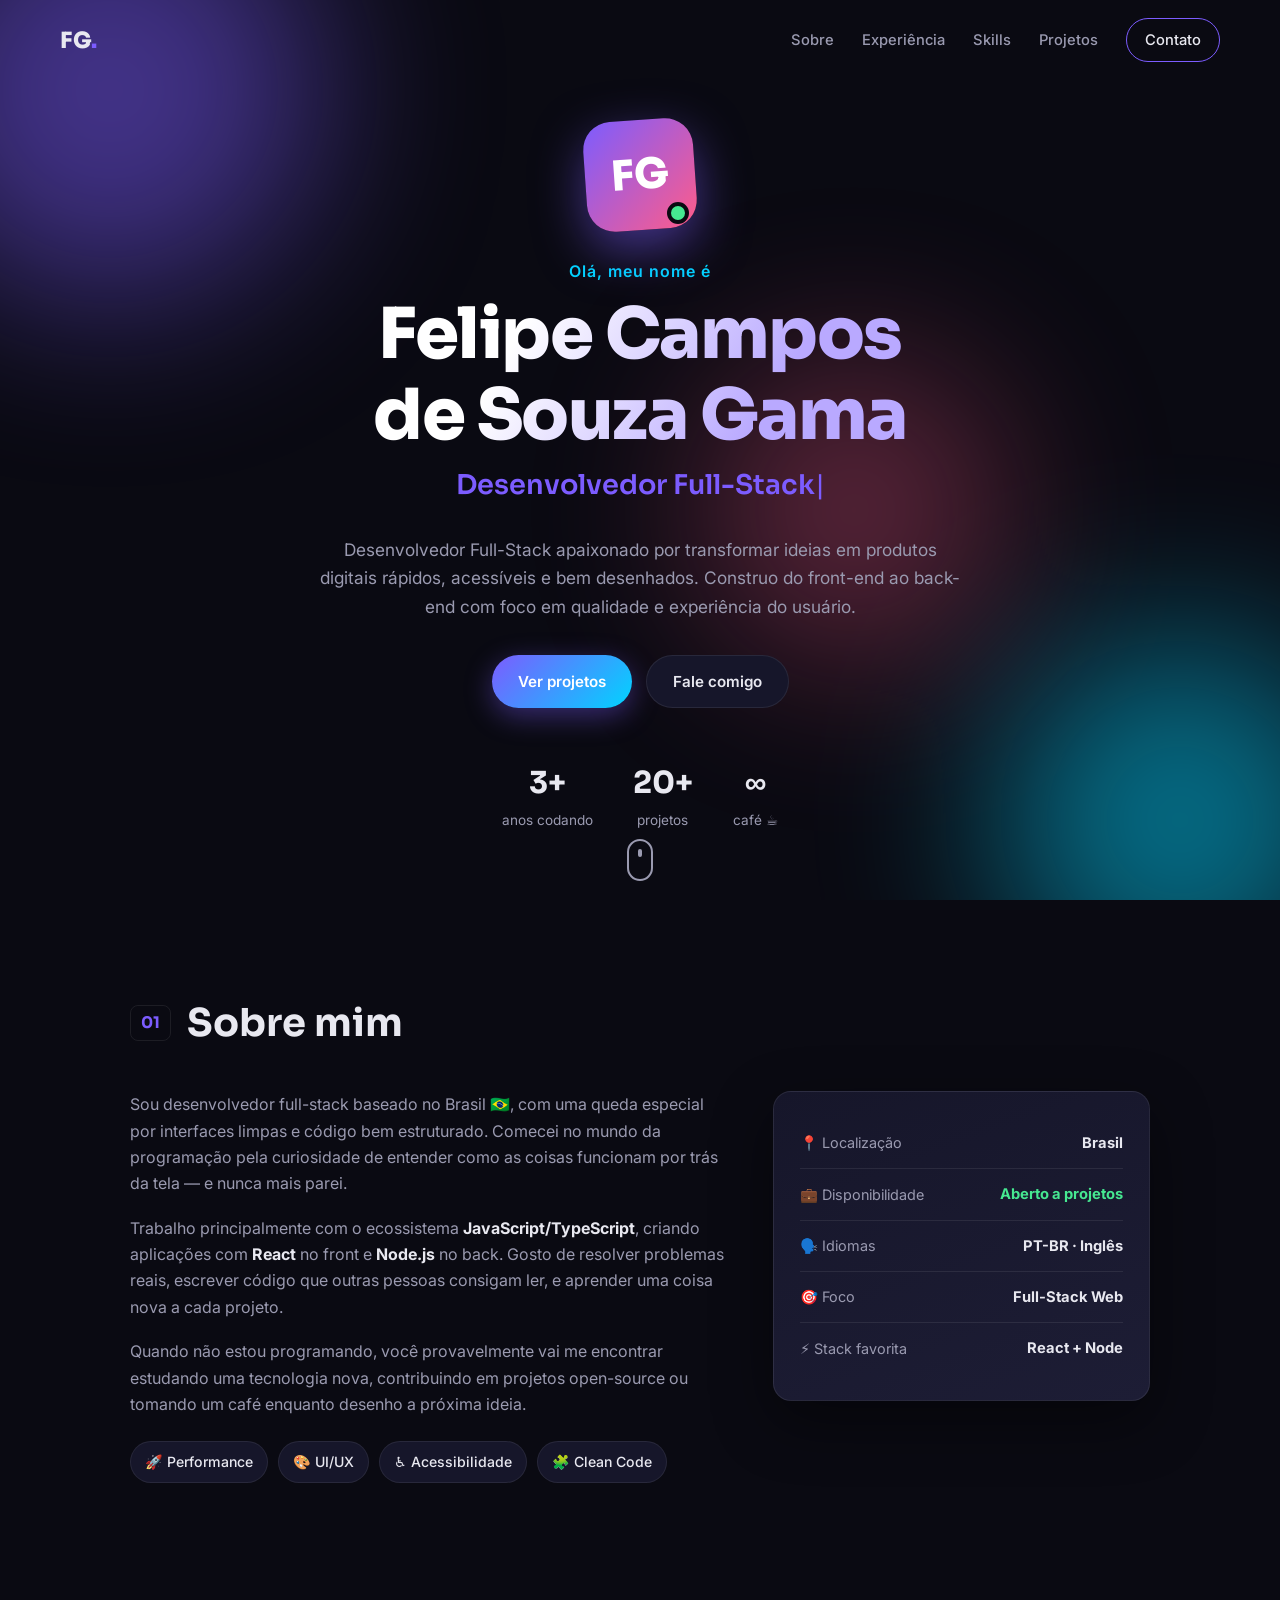
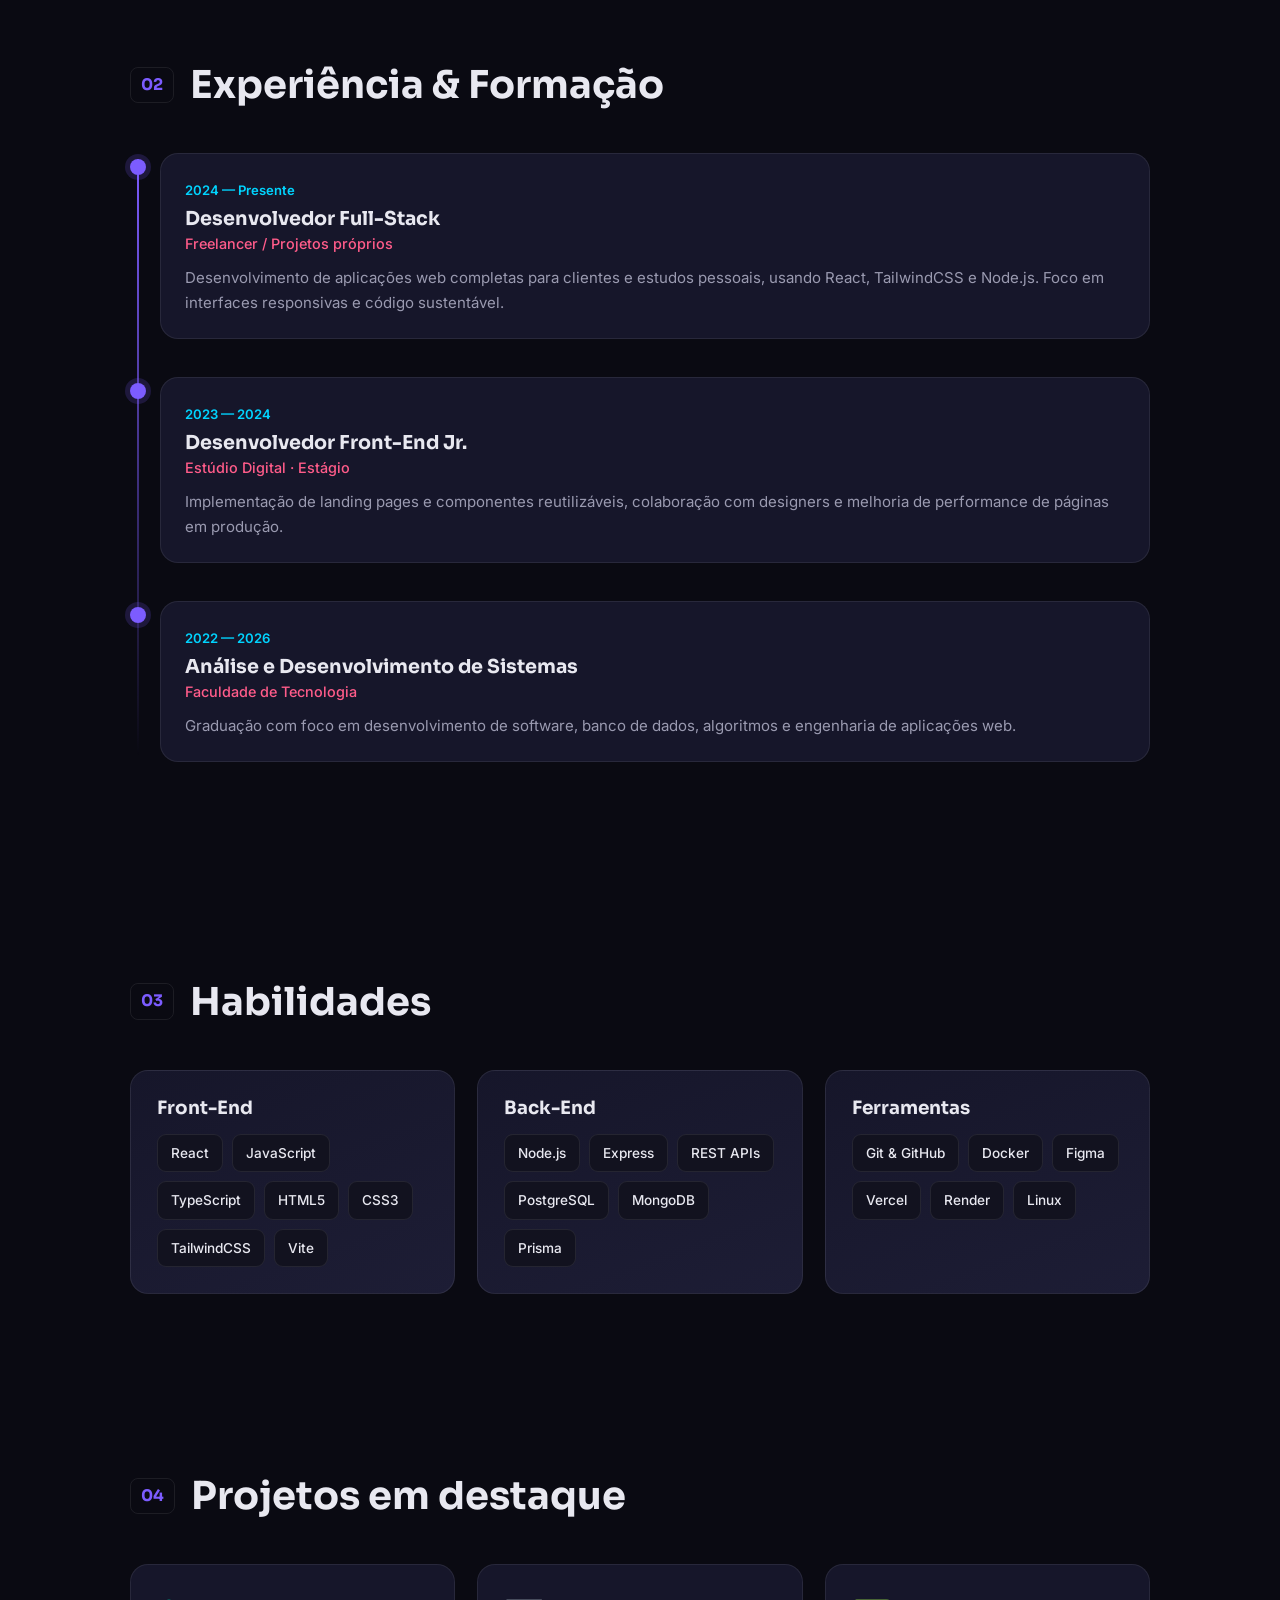
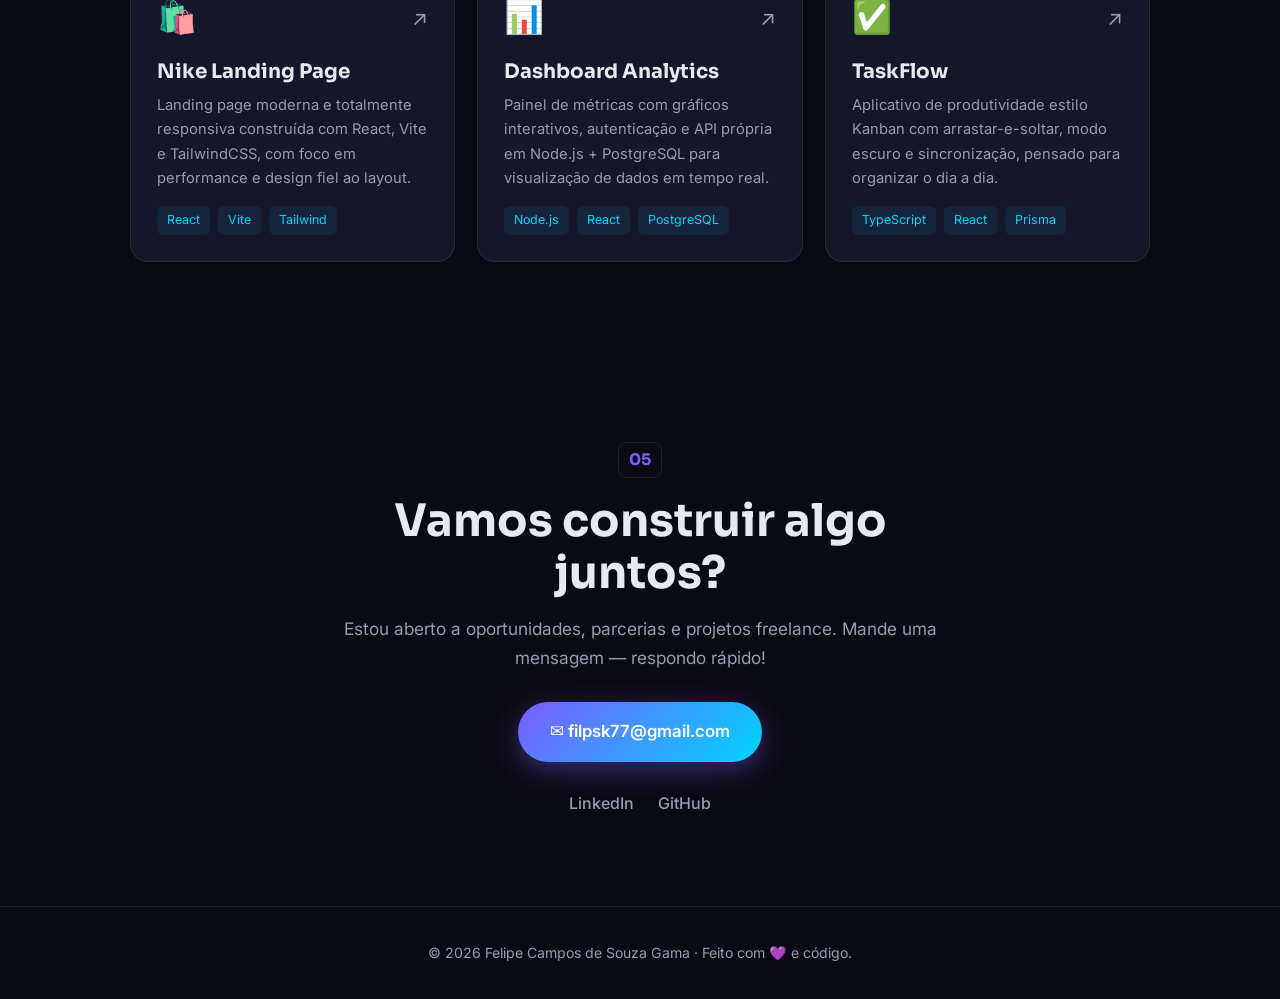
<file: index.html>
<!DOCTYPE html>
<html lang="pt-BR">
<head>
  <meta charset="UTF-8" />
  <meta name="viewport" content="width=device-width, initial-scale=1.0" />
  <meta name="description" content="Felipe Campos de Souza Gama — Desenvolvedor Full-Stack. Portfólio e apresentação profissional." />
  <meta name="author" content="Felipe Campos de Souza Gama" />
  <meta property="og:title" content="Felipe Campos de Souza Gama — Desenvolvedor Full-Stack" />
  <meta property="og:description" content="Portfólio profissional, projetos e formas de contato." />
  <meta property="og:type" content="website" />
  <title>Felipe Campos de Souza Gama — Desenvolvedor Full-Stack</title>
  <link rel="preconnect" href="https://fonts.googleapis.com" />
  <link rel="preconnect" href="https://fonts.gstatic.com" crossorigin />
  <link href="https://fonts.googleapis.com/css2?family=Inter:wght@400;500;600;700;800&family=Sora:wght@600;700;800&display=swap" rel="stylesheet" />
  <link rel="stylesheet" href="style.css" />
  <link rel="icon" href="data:image/svg+xml,<svg xmlns='http://www.w3.org/2000/svg' viewBox='0 0 100 100'><text y='.9em' font-size='90'>👨‍💻</text></svg>" />
</head>
<body>
  <!-- Fundo animado -->
  <div class="bg-orbs" aria-hidden="true">
    <span class="orb orb-1"></span>
    <span class="orb orb-2"></span>
    <span class="orb orb-3"></span>
  </div>

  <!-- Navegação -->
  <header class="nav" id="nav">
    <a href="#inicio" class="nav__brand">FG<span>.</span></a>
    <nav class="nav__links">
      <a href="#sobre">Sobre</a>
      <a href="#experiencia">Experiência</a>
      <a href="#skills">Skills</a>
      <a href="#projetos">Projetos</a>
      <a href="#contato" class="nav__cta">Contato</a>
    </nav>
    <button class="nav__burger" id="burger" aria-label="Abrir menu">
      <span></span><span></span><span></span>
    </button>
  </header>

  <main>
    <!-- HERO -->
    <section class="hero" id="inicio">
      <div class="hero__inner">
        <div class="hero__monogram reveal">
          <div class="monogram">FG</div>
          <span class="status-dot"></span>
        </div>
        <p class="hero__eyebrow reveal">Olá, meu nome é</p>
        <h1 class="hero__name reveal">Felipe Campos<br />de Souza Gama</h1>
        <h2 class="hero__role reveal">
          <span class="typed" id="typed"></span><span class="caret">|</span>
        </h2>
        <p class="hero__lead reveal">
          Desenvolvedor Full-Stack apaixonado por transformar ideias em produtos
          digitais rápidos, acessíveis e bem desenhados. Construo do front-end ao
          back-end com foco em qualidade e experiência do usuário.
        </p>
        <div class="hero__actions reveal">
          <a href="#projetos" class="btn btn--primary">Ver projetos</a>
          <a href="#contato" class="btn btn--ghost">Fale comigo</a>
        </div>
        <div class="hero__stats reveal">
          <div><strong>3+</strong><span>anos codando</span></div>
          <div><strong>20+</strong><span>projetos</span></div>
          <div><strong>∞</strong><span>café ☕</span></div>
        </div>
      </div>
      <a href="#sobre" class="scroll-hint" aria-label="Rolar para baixo">
        <span></span>
      </a>
    </section>

    <!-- SOBRE -->
    <section class="section" id="sobre">
      <div class="section__head reveal">
        <span class="section__num">01</span>
        <h2 class="section__title">Sobre mim</h2>
      </div>
      <div class="about">
        <div class="about__text reveal">
          <p>
            Sou desenvolvedor full-stack baseado no Brasil 🇧🇷, com uma queda
            especial por interfaces limpas e código bem estruturado. Comecei
            no mundo da programação pela curiosidade de entender como as coisas
            funcionam por trás da tela — e nunca mais parei.
          </p>
          <p>
            Trabalho principalmente com o ecossistema <strong>JavaScript/TypeScript</strong>,
            criando aplicações com <strong>React</strong> no front e <strong>Node.js</strong>
            no back. Gosto de resolver problemas reais, escrever código que outras
            pessoas consigam ler, e aprender uma coisa nova a cada projeto.
          </p>
          <p>
            Quando não estou programando, você provavelmente vai me encontrar
            estudando uma tecnologia nova, contribuindo em projetos open-source
            ou tomando um café enquanto desenho a próxima ideia.
          </p>
          <ul class="about__tags">
            <li>🚀 Performance</li>
            <li>🎨 UI/UX</li>
            <li>♿ Acessibilidade</li>
            <li>🧩 Clean Code</li>
          </ul>
        </div>
        <aside class="about__card reveal">
          <div class="card-row"><span>📍 Localização</span><strong>Brasil</strong></div>
          <div class="card-row"><span>💼 Disponibilidade</span><strong class="ok">Aberto a projetos</strong></div>
          <div class="card-row"><span>🗣️ Idiomas</span><strong>PT-BR · Inglês</strong></div>
          <div class="card-row"><span>🎯 Foco</span><strong>Full-Stack Web</strong></div>
          <div class="card-row"><span>⚡ Stack favorita</span><strong>React + Node</strong></div>
        </aside>
      </div>
    </section>

    <!-- EXPERIÊNCIA -->
    <section class="section" id="experiencia">
      <div class="section__head reveal">
        <span class="section__num">02</span>
        <h2 class="section__title">Experiência & Formação</h2>
      </div>
      <div class="timeline">
        <div class="tl-item reveal">
          <div class="tl-dot"></div>
          <div class="tl-content">
            <span class="tl-date">2024 — Presente</span>
            <h3>Desenvolvedor Full-Stack</h3>
            <p class="tl-org">Freelancer / Projetos próprios</p>
            <p>
              Desenvolvimento de aplicações web completas para clientes e
              estudos pessoais, usando React, TailwindCSS e Node.js. Foco em
              interfaces responsivas e código sustentável.
            </p>
          </div>
        </div>
        <div class="tl-item reveal">
          <div class="tl-dot"></div>
          <div class="tl-content">
            <span class="tl-date">2023 — 2024</span>
            <h3>Desenvolvedor Front-End Jr.</h3>
            <p class="tl-org">Estúdio Digital · Estágio</p>
            <p>
              Implementação de landing pages e componentes reutilizáveis,
              colaboração com designers e melhoria de performance de páginas
              em produção.
            </p>
          </div>
        </div>
        <div class="tl-item reveal">
          <div class="tl-dot"></div>
          <div class="tl-content">
            <span class="tl-date">2022 — 2026</span>
            <h3>Análise e Desenvolvimento de Sistemas</h3>
            <p class="tl-org">Faculdade de Tecnologia</p>
            <p>
              Graduação com foco em desenvolvimento de software, banco de dados,
              algoritmos e engenharia de aplicações web.
            </p>
          </div>
        </div>
      </div>
    </section>

    <!-- SKILLS -->
    <section class="section" id="skills">
      <div class="section__head reveal">
        <span class="section__num">03</span>
        <h2 class="section__title">Habilidades</h2>
      </div>
      <div class="skills">
        <div class="skill-group reveal">
          <h3>Front-End</h3>
          <ul>
            <li>React</li><li>JavaScript</li><li>TypeScript</li>
            <li>HTML5</li><li>CSS3</li><li>TailwindCSS</li><li>Vite</li>
          </ul>
        </div>
        <div class="skill-group reveal">
          <h3>Back-End</h3>
          <ul>
            <li>Node.js</li><li>Express</li><li>REST APIs</li>
            <li>PostgreSQL</li><li>MongoDB</li><li>Prisma</li>
          </ul>
        </div>
        <div class="skill-group reveal">
          <h3>Ferramentas</h3>
          <ul>
            <li>Git & GitHub</li><li>Docker</li><li>Figma</li>
            <li>Vercel</li><li>Render</li><li>Linux</li>
          </ul>
        </div>
      </div>
    </section>

    <!-- PROJETOS -->
    <section class="section" id="projetos">
      <div class="section__head reveal">
        <span class="section__num">04</span>
        <h2 class="section__title">Projetos em destaque</h2>
      </div>
      <div class="projects">
        <article class="project reveal">
          <div class="project__top">
            <span class="project__icon">🛍️</span>
            <div class="project__links">
              <a href="#" aria-label="Repositório">↗</a>
            </div>
          </div>
          <h3>Nike Landing Page</h3>
          <p>
            Landing page moderna e totalmente responsiva construída com React,
            Vite e TailwindCSS, com foco em performance e design fiel ao layout.
          </p>
          <ul class="project__stack">
            <li>React</li><li>Vite</li><li>Tailwind</li>
          </ul>
        </article>
        <article class="project reveal">
          <div class="project__top">
            <span class="project__icon">📊</span>
            <div class="project__links">
              <a href="#" aria-label="Repositório">↗</a>
            </div>
          </div>
          <h3>Dashboard Analytics</h3>
          <p>
            Painel de métricas com gráficos interativos, autenticação e API
            própria em Node.js + PostgreSQL para visualização de dados em tempo real.
          </p>
          <ul class="project__stack">
            <li>Node.js</li><li>React</li><li>PostgreSQL</li>
          </ul>
        </article>
        <article class="project reveal">
          <div class="project__top">
            <span class="project__icon">✅</span>
            <div class="project__links">
              <a href="#" aria-label="Repositório">↗</a>
            </div>
          </div>
          <h3>TaskFlow</h3>
          <p>
            Aplicativo de produtividade estilo Kanban com arrastar-e-soltar,
            modo escuro e sincronização, pensado para organizar o dia a dia.
          </p>
          <ul class="project__stack">
            <li>TypeScript</li><li>React</li><li>Prisma</li>
          </ul>
        </article>
      </div>
    </section>

    <!-- CONTATO -->
    <section class="section section--contact" id="contato">
      <div class="contact reveal">
        <span class="section__num">05</span>
        <h2 class="contact__title">Vamos construir algo juntos?</h2>
        <p class="contact__lead">
          Estou aberto a oportunidades, parcerias e projetos freelance.
          Mande uma mensagem — respondo rápido!
        </p>
        <a href="mailto:filpsk77@gmail.com" class="btn btn--primary btn--lg">
          ✉️ filpsk77@gmail.com
        </a>
        <div class="contact__social">
          <a href="https://www.linkedin.com/in/felipe-campos-de-souza-gama-41a149257/" target="_blank" rel="noopener">LinkedIn</a>
          <a href="https://github.com/nelep-e" target="_blank" rel="noopener">GitHub</a>
        </div>
      </div>
    </section>
  </main>

  <footer class="footer">
    <p>© <span id="year"></span> Felipe Campos de Souza Gama · Feito com 💜 e código.</p>
  </footer>

  <script src="script.js"></script>
</body>
</html>
</file>
<file: style.css>
/* ===========================================================
   Felipe Campos de Souza Gama — Página de apresentação
   =========================================================== */

:root {
  --bg: #0a0a12;
  --bg-soft: #12121f;
  --surface: #16162a;
  --surface-2: #1d1d35;
  --text: #e8e8f0;
  --muted: #9a9ab0;
  --primary: #7c5cff;
  --primary-2: #00d4ff;
  --accent: #ff5c8a;
  --ok: #46e891;
  --border: rgba(255, 255, 255, 0.08);
  --radius: 18px;
  --max: 1100px;
  --shadow: 0 20px 60px rgba(0, 0, 0, 0.45);
}

* { margin: 0; padding: 0; box-sizing: border-box; }

html { scroll-behavior: smooth; }

body {
  font-family: "Inter", system-ui, sans-serif;
  background: var(--bg);
  color: var(--text);
  line-height: 1.65;
  overflow-x: hidden;
  -webkit-font-smoothing: antialiased;
}

h1, h2, h3 { font-family: "Sora", "Inter", sans-serif; line-height: 1.15; }

a { color: inherit; text-decoration: none; }

::selection { background: var(--primary); color: #fff; }

/* ---------- Fundo animado (orbs) ---------- */
.bg-orbs { position: fixed; inset: 0; z-index: -1; overflow: hidden; }
.orb {
  position: absolute;
  border-radius: 50%;
  filter: blur(90px);
  opacity: 0.5;
  animation: float 18s ease-in-out infinite;
}
.orb-1 { width: 420px; height: 420px; background: var(--primary); top: -120px; left: -100px; }
.orb-2 { width: 360px; height: 360px; background: var(--primary-2); bottom: -100px; right: -80px; animation-delay: -6s; }
.orb-3 { width: 300px; height: 300px; background: var(--accent); top: 40%; left: 55%; animation-delay: -12s; opacity: 0.35; }

@keyframes float {
  0%, 100% { transform: translate(0, 0) scale(1); }
  33% { transform: translate(40px, -30px) scale(1.08); }
  66% { transform: translate(-30px, 30px) scale(0.95); }
}

/* ---------- Navegação ---------- */
.nav {
  position: fixed;
  top: 0; left: 0; right: 0;
  z-index: 100;
  display: flex;
  align-items: center;
  justify-content: space-between;
  padding: 18px clamp(20px, 5vw, 60px);
  transition: background 0.3s, padding 0.3s, border-color 0.3s;
  border-bottom: 1px solid transparent;
}
.nav.scrolled {
  background: rgba(10, 10, 18, 0.75);
  backdrop-filter: blur(14px);
  border-bottom-color: var(--border);
  padding-top: 12px; padding-bottom: 12px;
}
.nav__brand {
  font-family: "Sora", sans-serif;
  font-weight: 800;
  font-size: 1.4rem;
  letter-spacing: -0.5px;
}
.nav__brand span { color: var(--primary); }
.nav__links { display: flex; align-items: center; gap: 28px; }
.nav__links a {
  font-size: 0.92rem;
  font-weight: 500;
  color: var(--muted);
  transition: color 0.2s;
  position: relative;
}
.nav__links a:not(.nav__cta)::after {
  content: ""; position: absolute; left: 0; bottom: -6px;
  width: 0; height: 2px; background: var(--primary);
  transition: width 0.25s;
}
.nav__links a:hover { color: var(--text); }
.nav__links a:not(.nav__cta):hover::after { width: 100%; }
.nav__cta {
  padding: 9px 18px;
  border: 1px solid var(--primary);
  border-radius: 999px;
  color: var(--text) !important;
  transition: background 0.2s, transform 0.2s;
}
.nav__cta:hover { background: var(--primary); transform: translateY(-2px); }

.nav__burger { display: none; flex-direction: column; gap: 5px; background: none; border: 0; cursor: pointer; }
.nav__burger span { width: 26px; height: 2px; background: var(--text); transition: 0.3s; }

/* ---------- Botões ---------- */
.btn {
  display: inline-flex; align-items: center; gap: 8px;
  padding: 13px 26px;
  border-radius: 999px;
  font-weight: 600; font-size: 0.95rem;
  cursor: pointer;
  transition: transform 0.2s, box-shadow 0.2s, background 0.2s;
}
.btn--primary {
  background: linear-gradient(135deg, var(--primary), var(--primary-2));
  color: #fff;
  box-shadow: 0 8px 28px rgba(124, 92, 255, 0.4);
}
.btn--primary:hover { transform: translateY(-3px); box-shadow: 0 14px 38px rgba(124, 92, 255, 0.55); }
.btn--ghost { border: 1px solid var(--border); color: var(--text); background: var(--surface); }
.btn--ghost:hover { transform: translateY(-3px); border-color: var(--primary); }
.btn--lg { padding: 16px 32px; font-size: 1.05rem; }

/* ---------- HERO ---------- */
.hero {
  min-height: 100vh;
  display: flex; flex-direction: column;
  align-items: center; justify-content: center;
  text-align: center;
  padding: 120px clamp(20px, 5vw, 60px) 80px;
  position: relative;
}
.hero__inner { max-width: 780px; }
.hero__monogram { position: relative; display: inline-block; margin-bottom: 28px; }
.monogram {
  width: 110px; height: 110px;
  display: grid; place-items: center;
  font-family: "Sora", sans-serif; font-weight: 800; font-size: 2.6rem;
  color: #fff;
  border-radius: 28px;
  background: linear-gradient(135deg, var(--primary), var(--accent));
  box-shadow: 0 18px 50px rgba(124, 92, 255, 0.5);
  transform: rotate(-4deg);
  transition: transform 0.4s;
}
.monogram:hover { transform: rotate(0deg) scale(1.05); }
.status-dot {
  position: absolute; bottom: 6px; right: 6px;
  width: 22px; height: 22px; border-radius: 50%;
  background: var(--ok); border: 4px solid var(--bg);
  box-shadow: 0 0 0 0 rgba(70, 232, 145, 0.6);
  animation: pulse 2s infinite;
}
@keyframes pulse {
  0% { box-shadow: 0 0 0 0 rgba(70, 232, 145, 0.5); }
  70% { box-shadow: 0 0 0 12px rgba(70, 232, 145, 0); }
  100% { box-shadow: 0 0 0 0 rgba(70, 232, 145, 0); }
}
.hero__eyebrow { color: var(--primary-2); font-weight: 600; letter-spacing: 1px; margin-bottom: 10px; }
.hero__name {
  font-size: clamp(2.4rem, 7vw, 4.4rem);
  font-weight: 800; letter-spacing: -1.5px;
  background: linear-gradient(120deg, #fff 30%, #b9a9ff 70%);
  -webkit-background-clip: text; background-clip: text;
  -webkit-text-fill-color: transparent;
  margin-bottom: 14px;
}
.hero__role { font-size: clamp(1.1rem, 3.5vw, 1.7rem); font-weight: 600; color: var(--text); min-height: 1.6em; margin-bottom: 22px; }
.typed { color: var(--primary); }
.caret { color: var(--primary); animation: blink 1s step-end infinite; font-weight: 400; }
@keyframes blink { 50% { opacity: 0; } }
.hero__lead { color: var(--muted); font-size: 1.08rem; max-width: 640px; margin: 0 auto 34px; }
.hero__actions { display: flex; gap: 14px; justify-content: center; flex-wrap: wrap; margin-bottom: 50px; }
.hero__stats { display: flex; gap: 40px; justify-content: center; flex-wrap: wrap; }
.hero__stats div { display: flex; flex-direction: column; }
.hero__stats strong { font-family: "Sora", sans-serif; font-size: 1.9rem; color: var(--text); }
.hero__stats span { color: var(--muted); font-size: 0.85rem; }

.scroll-hint { position: absolute; bottom: 30px; left: 50%; transform: translateX(-50%); }
.scroll-hint span {
  display: block; width: 26px; height: 42px;
  border: 2px solid var(--muted); border-radius: 14px; position: relative;
}
.scroll-hint span::after {
  content: ""; position: absolute; top: 8px; left: 50%; transform: translateX(-50%);
  width: 4px; height: 8px; background: var(--muted); border-radius: 2px;
  animation: scrolldot 1.6s infinite;
}
@keyframes scrolldot { 0% { opacity: 0; top: 8px; } 50% { opacity: 1; } 100% { opacity: 0; top: 22px; } }

/* ---------- Seções ---------- */
.section { max-width: var(--max); margin: 0 auto; padding: 90px clamp(20px, 5vw, 40px); }
.section__head { display: flex; align-items: center; gap: 16px; margin-bottom: 46px; }
.section__num {
  font-family: "Sora", sans-serif; font-weight: 700;
  color: var(--primary); font-size: 1rem;
  border: 1px solid var(--border); border-radius: 8px; padding: 4px 10px;
}
.section__title { font-size: clamp(1.7rem, 4vw, 2.4rem); font-weight: 700; }

/* ---------- Sobre ---------- */
.about { display: grid; grid-template-columns: 1.6fr 1fr; gap: 40px; align-items: start; }
.about__text p { color: var(--muted); margin-bottom: 18px; }
.about__text strong { color: var(--text); }
.about__tags { list-style: none; display: flex; flex-wrap: wrap; gap: 10px; margin-top: 24px; }
.about__tags li {
  background: var(--surface); border: 1px solid var(--border);
  padding: 8px 14px; border-radius: 999px; font-size: 0.88rem; font-weight: 500;
}
.about__card {
  background: linear-gradient(160deg, var(--surface), var(--surface-2));
  border: 1px solid var(--border); border-radius: var(--radius);
  padding: 26px; box-shadow: var(--shadow);
}
.card-row { display: flex; justify-content: space-between; align-items: center; gap: 12px; padding: 13px 0; border-bottom: 1px solid var(--border); }
.card-row:last-child { border-bottom: 0; }
.card-row span { color: var(--muted); font-size: 0.9rem; }
.card-row strong { font-size: 0.92rem; text-align: right; }
.card-row .ok { color: var(--ok); }

/* ---------- Timeline ---------- */
.timeline { position: relative; padding-left: 30px; }
.timeline::before { content: ""; position: absolute; left: 7px; top: 6px; bottom: 6px; width: 2px; background: linear-gradient(var(--primary), transparent); }
.tl-item { position: relative; margin-bottom: 38px; }
.tl-dot { position: absolute; left: -30px; top: 6px; width: 16px; height: 16px; border-radius: 50%; background: var(--primary); box-shadow: 0 0 0 5px rgba(124, 92, 255, 0.18); }
.tl-content {
  background: var(--surface); border: 1px solid var(--border);
  border-radius: var(--radius); padding: 22px 24px; transition: transform 0.25s, border-color 0.25s;
}
.tl-content:hover { transform: translateX(6px); border-color: var(--primary); }
.tl-date { color: var(--primary-2); font-size: 0.82rem; font-weight: 600; }
.tl-content h3 { font-size: 1.2rem; margin: 6px 0 2px; }
.tl-org { color: var(--accent); font-weight: 500; font-size: 0.9rem; margin-bottom: 10px; }
.tl-content p:last-child { color: var(--muted); font-size: 0.94rem; }

/* ---------- Skills ---------- */
.skills { display: grid; grid-template-columns: repeat(3, 1fr); gap: 22px; }
.skill-group {
  background: linear-gradient(160deg, var(--surface), var(--surface-2));
  border: 1px solid var(--border); border-radius: var(--radius); padding: 26px;
  transition: transform 0.25s, border-color 0.25s;
}
.skill-group:hover { transform: translateY(-6px); border-color: var(--primary); }
.skill-group h3 { font-size: 1.15rem; margin-bottom: 16px; color: var(--text); }
.skill-group ul { list-style: none; display: flex; flex-wrap: wrap; gap: 9px; }
.skill-group li {
  background: var(--bg-soft); border: 1px solid var(--border);
  padding: 7px 13px; border-radius: 9px; font-size: 0.85rem; font-weight: 500;
  transition: background 0.2s, color 0.2s;
}
.skill-group li:hover { background: var(--primary); color: #fff; }

/* ---------- Projetos ---------- */
.projects { display: grid; grid-template-columns: repeat(3, 1fr); gap: 22px; }
.project {
  background: var(--surface); border: 1px solid var(--border);
  border-radius: var(--radius); padding: 26px;
  display: flex; flex-direction: column;
  transition: transform 0.25s, border-color 0.25s, box-shadow 0.25s;
}
.project:hover { transform: translateY(-8px); border-color: var(--primary); box-shadow: var(--shadow); }
.project__top { display: flex; justify-content: space-between; align-items: center; margin-bottom: 16px; }
.project__icon { font-size: 2rem; }
.project__links a { font-size: 1.3rem; color: var(--muted); transition: color 0.2s, transform 0.2s; display: inline-block; }
.project__links a:hover { color: var(--primary); transform: translate(2px, -2px); }
.project h3 { font-size: 1.25rem; margin-bottom: 10px; }
.project p { color: var(--muted); font-size: 0.92rem; flex: 1; margin-bottom: 16px; }
.project__stack { list-style: none; display: flex; flex-wrap: wrap; gap: 8px; }
.project__stack li { font-size: 0.78rem; color: var(--primary-2); background: rgba(0, 212, 255, 0.08); padding: 4px 10px; border-radius: 6px; }

/* ---------- Contato ---------- */
.section--contact { text-align: center; }
.contact { max-width: 640px; margin: 0 auto; }
.contact .section__num { display: inline-block; margin-bottom: 18px; }
.contact__title { font-size: clamp(1.8rem, 5vw, 2.8rem); margin-bottom: 16px; }
.contact__lead { color: var(--muted); font-size: 1.08rem; margin-bottom: 30px; }
.contact__social { display: flex; gap: 24px; justify-content: center; margin-top: 28px; }
.contact__social a { color: var(--muted); font-weight: 500; position: relative; transition: color 0.2s; }
.contact__social a:hover { color: var(--primary); }

/* ---------- Footer ---------- */
.footer { text-align: center; padding: 34px 20px; color: var(--muted); font-size: 0.88rem; border-top: 1px solid var(--border); }

/* ---------- Animações de revelação ---------- */
.reveal { opacity: 0; transform: translateY(28px); transition: opacity 0.7s ease, transform 0.7s ease; }
.reveal.visible { opacity: 1; transform: none; }

/* ---------- Responsivo ---------- */
@media (max-width: 860px) {
  .about, .skills, .projects { grid-template-columns: 1fr; }
  .nav__links {
    position: fixed; inset: 0 0 0 auto; width: min(75vw, 320px);
    flex-direction: column; align-items: flex-start; justify-content: center;
    gap: 26px; padding: 40px;
    background: rgba(13, 13, 24, 0.97); backdrop-filter: blur(16px);
    transform: translateX(100%); transition: transform 0.35s ease;
    border-left: 1px solid var(--border);
  }
  .nav__links.open { transform: translateX(0); }
  .nav__links a { font-size: 1.1rem; }
  .nav__burger { display: flex; z-index: 101; }
  .nav__burger.open span:nth-child(1) { transform: translateY(7px) rotate(45deg); }
  .nav__burger.open span:nth-child(2) { opacity: 0; }
  .nav__burger.open span:nth-child(3) { transform: translateY(-7px) rotate(-45deg); }
  .hero__stats { gap: 28px; }
}

@media (prefers-reduced-motion: reduce) {
  * { animation: none !important; transition: none !important; }
  .reveal { opacity: 1; transform: none; }
}
</file>
